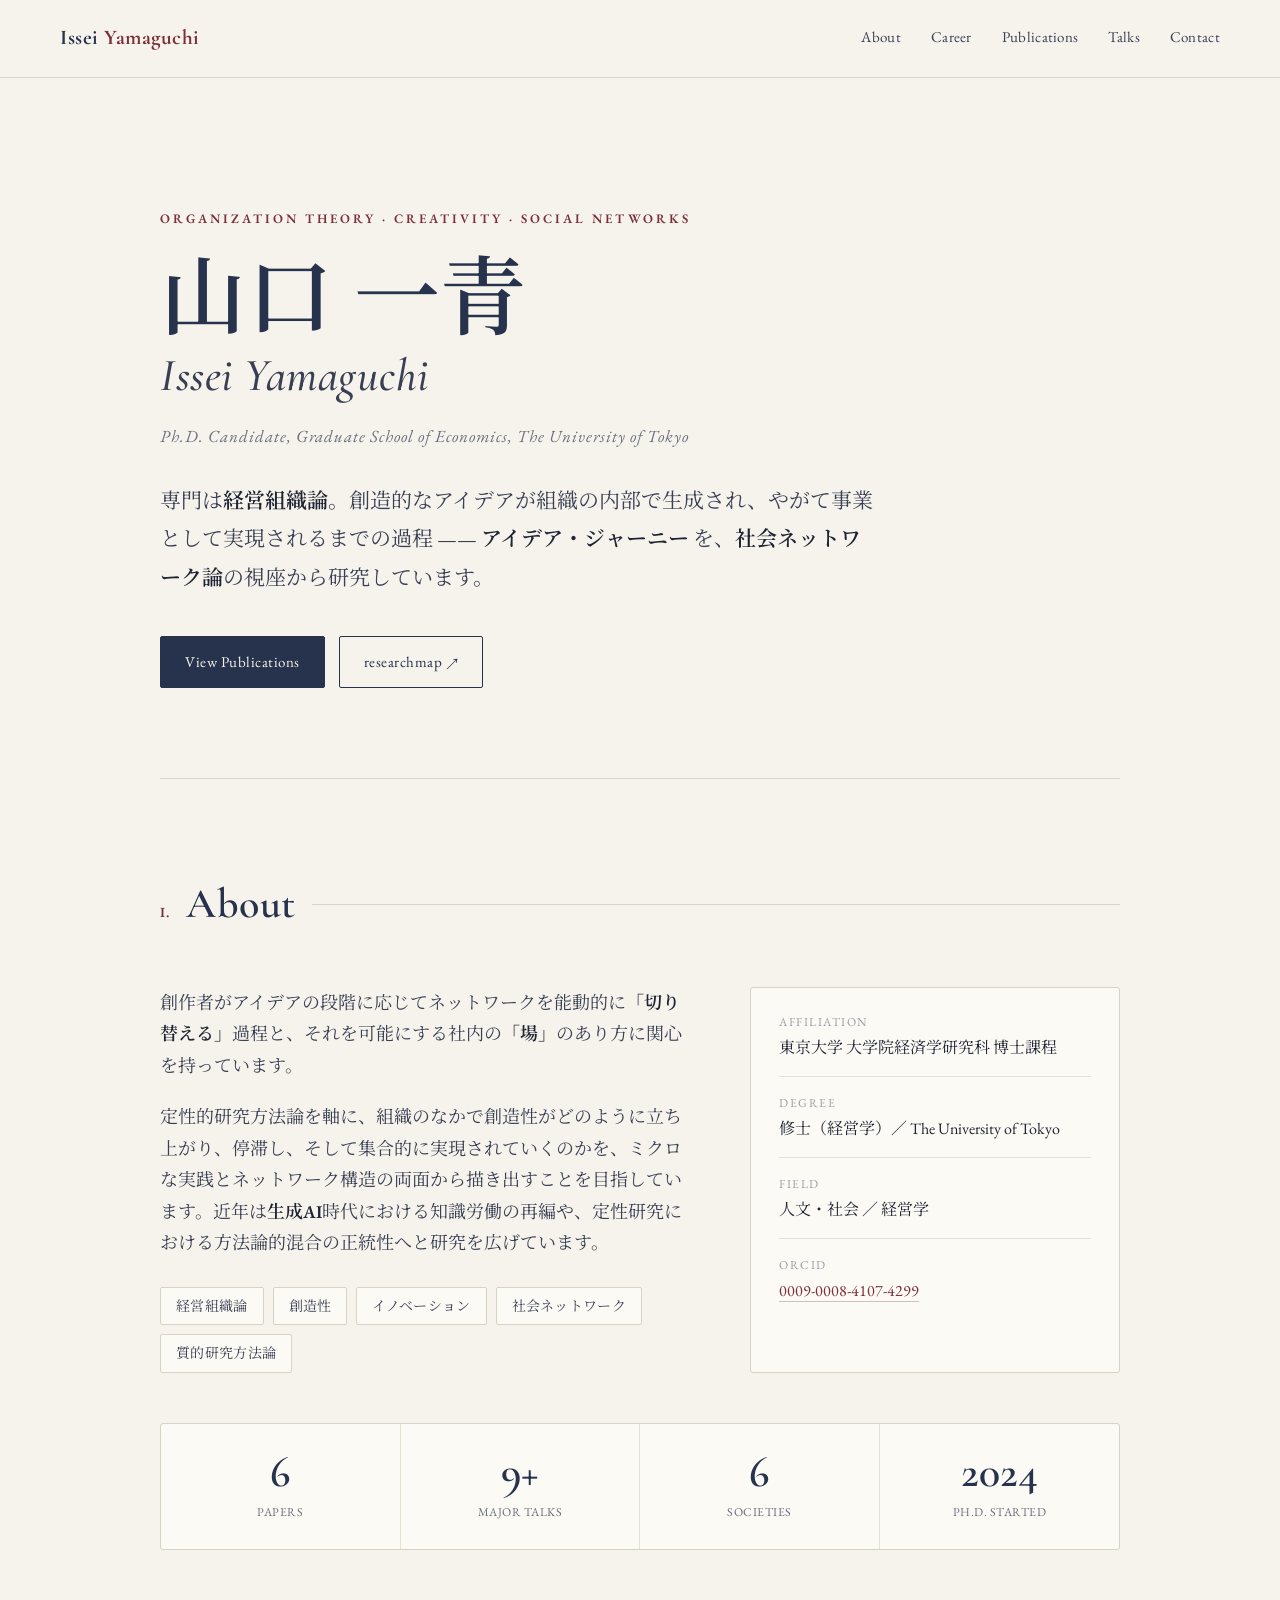
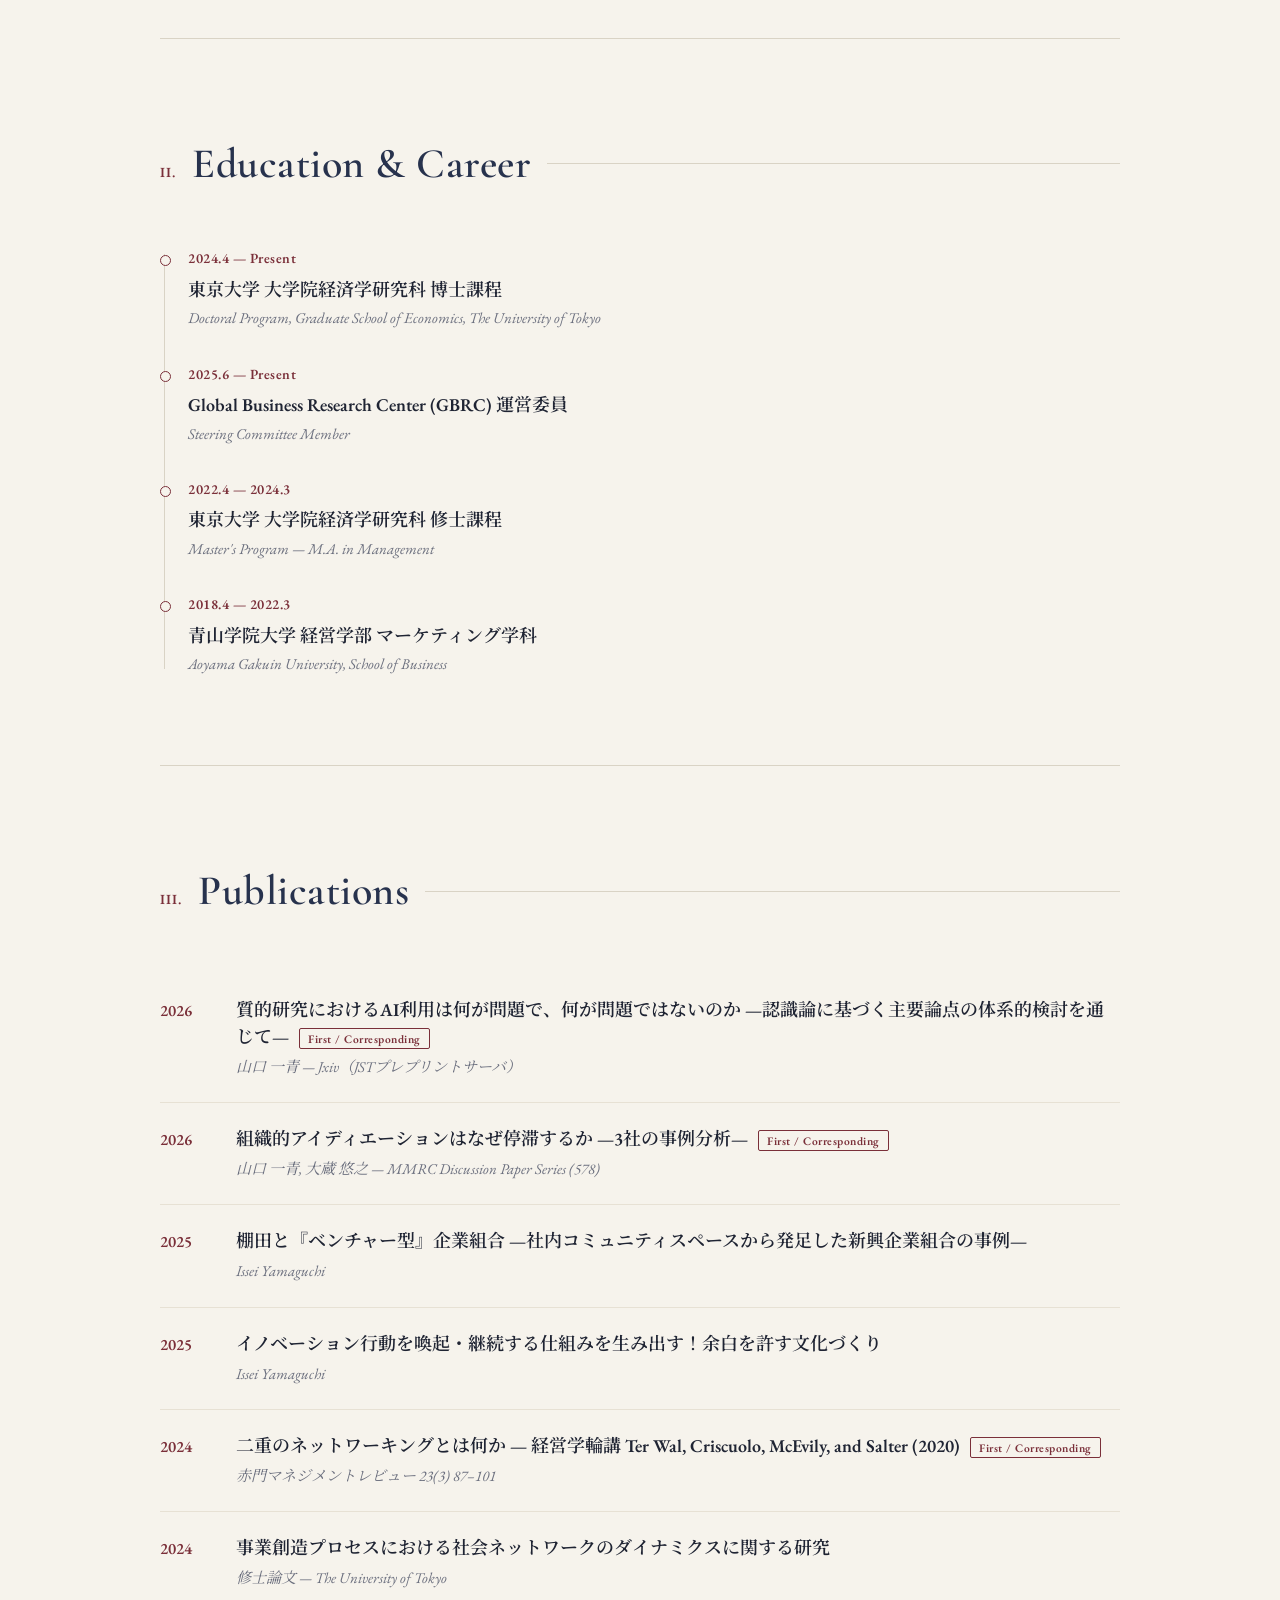
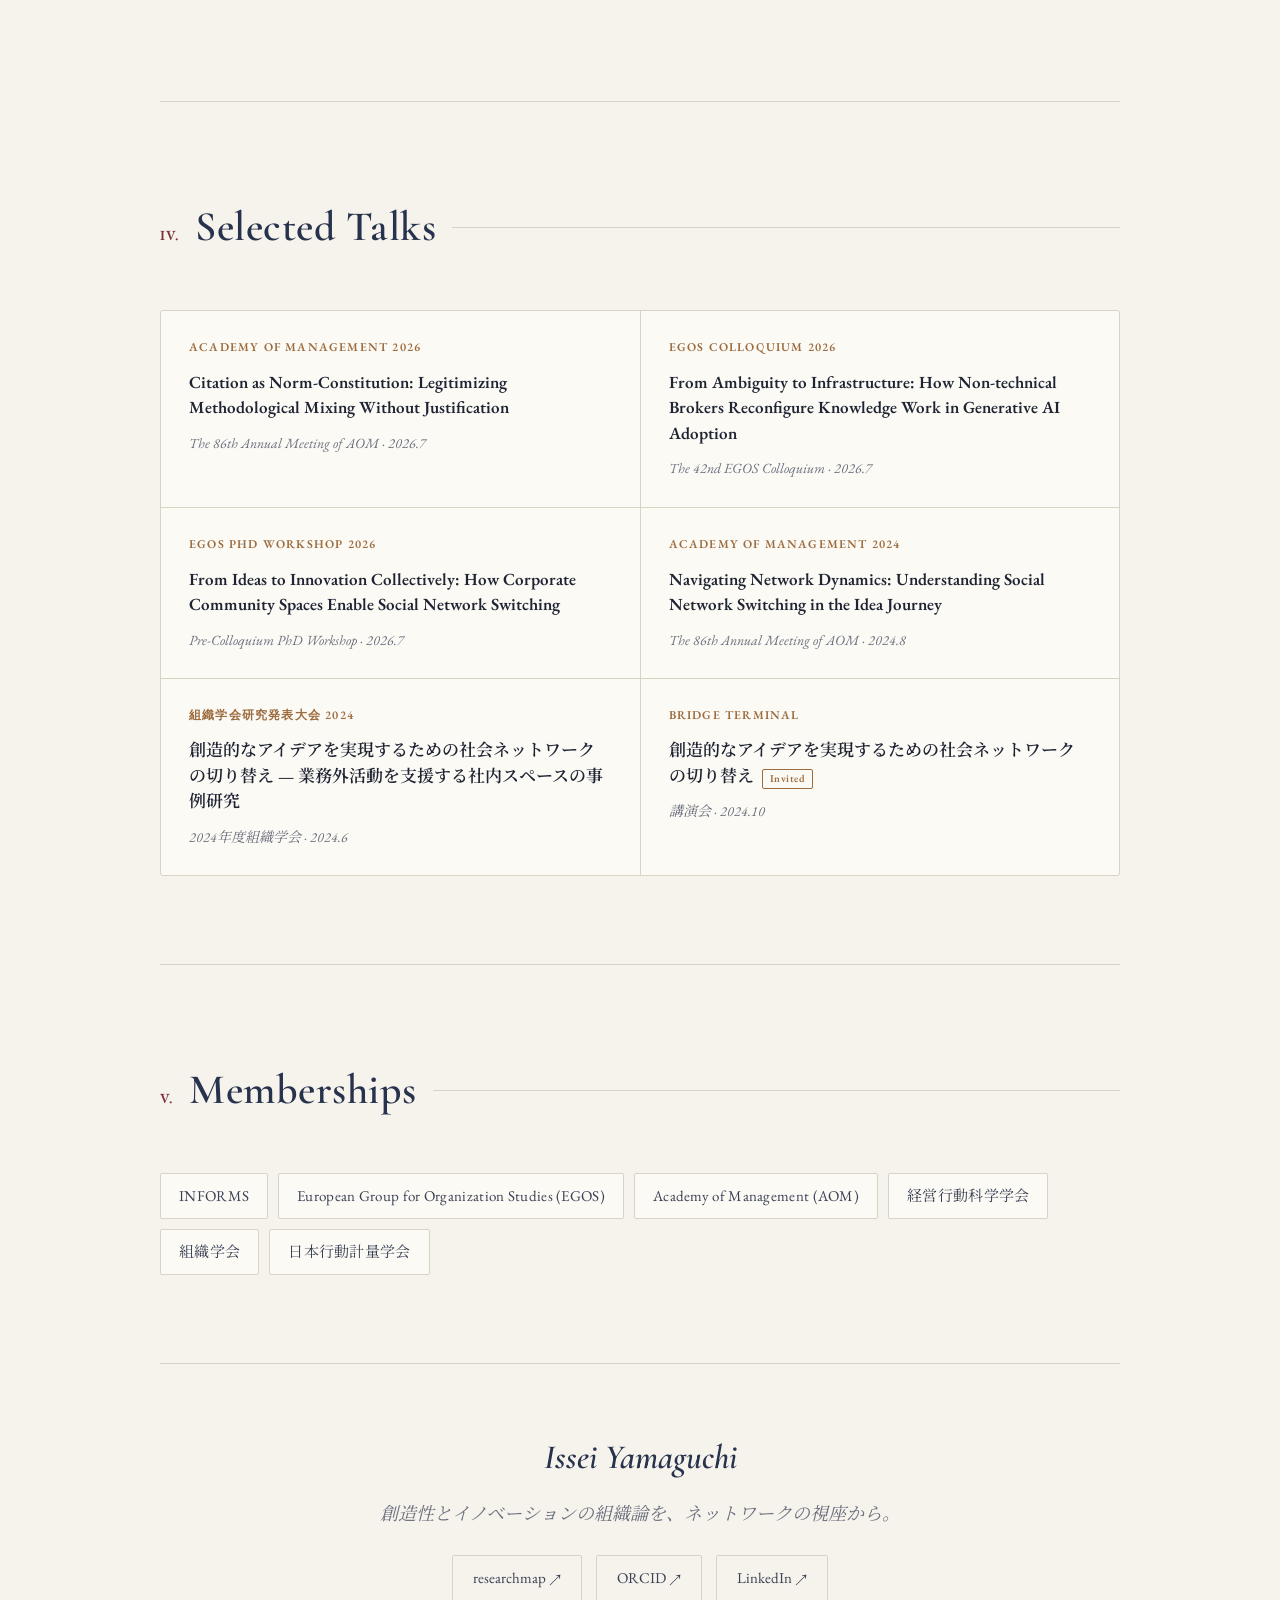
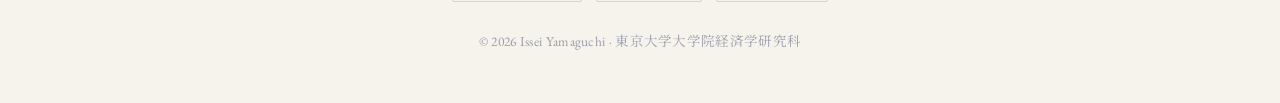
<file: index.html>
<!DOCTYPE html>
<html lang="ja">
<head>
<meta charset="UTF-8">
<meta name="viewport" content="width=device-width, initial-scale=1.0">
<title>山口 一青 | Issei Yamaguchi — Researcher</title>
<link rel="preconnect" href="https://fonts.googleapis.com">
<link rel="preconnect" href="https://fonts.gstatic.com" crossorigin>
<link href="https://fonts.googleapis.com/css2?family=Cormorant+Garamond:wght@500;600;700&family=EB+Garamond:ital,wght@0,400;0,500;0,600;1,400&family=Noto+Serif+JP:wght@400;500;600;700&display=swap" rel="stylesheet">
<style>
:root{
  --paper:#f6f3ec; --paper2:#efebe1; --card:#fcfaf5;
  --ink:#1f2433; --ink2:#3a4054; --muted:#6b6f7e; --faint:#9a9caa;
  --line:#d9d3c5; --line2:#e7e1d4;
  --navy:#27324d; --accent:#7a2f39; --accent2:#9c6b3e;
}
*{margin:0;padding:0;box-sizing:border-box}
html{scroll-behavior:smooth}
body{
  background:var(--paper); color:var(--ink);
  font-family:'EB Garamond','Noto Serif JP',Georgia,serif;
  font-size:18px; line-height:1.75; -webkit-font-smoothing:antialiased;
}
a{color:inherit;text-decoration:none}
::selection{background:rgba(122,47,57,.15)}
.serif{font-family:'Cormorant Garamond','Noto Serif JP',serif}
nav{position:sticky;top:0;z-index:100;
  display:flex;justify-content:space-between;align-items:center;
  padding:20px clamp(20px,5vw,60px);
  background:rgba(246,243,236,.88);backdrop-filter:blur(8px);
  border-bottom:1px solid var(--line);}
.brand{font-family:'Cormorant Garamond',serif;font-weight:700;font-size:21px;letter-spacing:.5px;color:var(--navy)}
.brand span{color:var(--accent)}
.navlinks{display:flex;gap:30px;font-size:15px;letter-spacing:.3px}
.navlinks a{color:var(--ink2);transition:.2s;position:relative;padding-bottom:3px}
.navlinks a:hover{color:var(--accent)}
.navlinks a::after{content:'';position:absolute;left:0;bottom:0;width:0;height:1px;background:var(--accent);transition:.25s}
.navlinks a:hover::after{width:100%}
@media(max-width:760px){.navlinks{display:none}}
.wrap{max-width:1080px;margin:0 auto;padding:0 clamp(20px,5vw,60px)}
header{padding:clamp(70px,11vw,130px) 0 clamp(50px,8vw,90px);border-bottom:1px solid var(--line)}
.eyebrow{font-size:13px;letter-spacing:3px;text-transform:uppercase;color:var(--accent);font-family:'EB Garamond',serif;margin-bottom:26px;font-weight:600}
h1.name{font-family:'Cormorant Garamond','Noto Serif JP',serif;font-weight:600;
  font-size:clamp(44px,8vw,86px);line-height:1.04;color:var(--navy);letter-spacing:.5px;margin-bottom:6px}
.name .en{display:block;font-style:italic;font-size:clamp(26px,4.5vw,46px);color:var(--ink2);font-weight:500;margin-top:6px}
.role{font-size:17px;color:var(--muted);letter-spacing:1px;margin:22px 0 30px;font-style:italic}
.lead{font-size:clamp(18px,2.2vw,21px);color:var(--ink2);max-width:720px;line-height:1.85}
.lead b{color:var(--ink);font-weight:600}
.cta{display:flex;gap:14px;flex-wrap:wrap;margin-top:38px}
.btn{display:inline-flex;align-items:center;gap:8px;padding:12px 24px;font-size:15px;letter-spacing:.5px;transition:.22s;border:1px solid var(--navy);border-radius:2px}
.btn-p{background:var(--navy);color:var(--paper)}
.btn-p:hover{background:var(--accent);border-color:var(--accent)}
.btn-g{color:var(--navy)}
.btn-g:hover{background:var(--navy);color:var(--paper)}
section{padding:clamp(56px,8vw,88px) 0;border-bottom:1px solid var(--line)}
.sec-head{display:flex;align-items:baseline;gap:16px;margin-bottom:46px}
.sec-num{font-size:14px;color:var(--accent);font-weight:600;letter-spacing:1px;font-variant-numeric:tabular-nums}
.sec-title{font-family:'Cormorant Garamond','Noto Serif JP',serif;font-size:clamp(28px,4.5vw,42px);font-weight:600;color:var(--navy);letter-spacing:.5px}
.sec-line{flex:1;height:1px;background:var(--line);align-self:center}
.about-grid{display:grid;grid-template-columns:1.45fr 1fr;gap:54px}
@media(max-width:860px){.about-grid{grid-template-columns:1fr;gap:36px}}
.about-txt p{color:var(--ink2);margin-bottom:20px}
.about-txt p b{color:var(--ink);font-weight:600}
.kw{display:flex;flex-wrap:wrap;gap:9px;margin-top:28px}
.kw span{font-size:14px;padding:6px 15px;border:1px solid var(--line);border-radius:2px;color:var(--ink2);background:var(--card);letter-spacing:.3px}
.info-card{background:var(--card);border:1px solid var(--line);border-radius:3px;padding:8px 28px}
.info-row{padding:16px 0;border-bottom:1px solid var(--line2)}
.info-row:last-child{border:none}
.info-row .k{font-size:12px;letter-spacing:1.5px;text-transform:uppercase;color:var(--faint);font-family:'EB Garamond',serif;margin-bottom:3px}
.info-row .v{font-size:16px;color:var(--ink);line-height:1.5}
.info-row .v a{color:var(--accent);border-bottom:1px solid rgba(122,47,57,.3)}
.stats{display:grid;grid-template-columns:repeat(4,1fr);gap:0;margin-top:50px;border:1px solid var(--line);border-radius:3px;overflow:hidden;background:var(--card)}
@media(max-width:760px){.stats{grid-template-columns:repeat(2,1fr)}}
.stat{padding:26px 24px;border-right:1px solid var(--line2);text-align:center}
.stat:last-child{border-right:none}
@media(max-width:760px){.stat:nth-child(2){border-right:none}.stat:nth-child(1),.stat:nth-child(2){border-bottom:1px solid var(--line2)}}
.stat .n{font-family:'Cormorant Garamond',serif;font-size:44px;font-weight:600;color:var(--navy);line-height:1}
.stat .l{font-size:12px;color:var(--muted);margin-top:8px;letter-spacing:.5px;text-transform:uppercase}
.tl{position:relative;padding-left:28px}
.tl::before{content:'';position:absolute;left:4px;top:8px;bottom:8px;width:1px;background:var(--line)}
.tl-item{position:relative;padding-bottom:30px}
.tl-item:last-child{padding-bottom:0}
.tl-item::before{content:'';position:absolute;left:-28px;top:9px;width:9px;height:9px;border-radius:50%;background:var(--paper);border:1.5px solid var(--accent)}
.tl-item .yr{font-size:14px;color:var(--accent);font-weight:600;letter-spacing:.5px;margin-bottom:3px;font-variant-numeric:tabular-nums}
.tl-item .ti{font-size:18px;font-weight:600;color:var(--ink)}
.tl-item .su{font-size:15px;color:var(--muted);font-style:italic}
.pub-list{display:flex;flex-direction:column}
.pub{display:flex;gap:26px;align-items:baseline;padding:22px 0;border-bottom:1px solid var(--line2);transition:.2s}
.pub:last-child{border-bottom:none}
.pub:hover{padding-left:8px}
.pub .yr{font-size:16px;font-weight:600;color:var(--accent);min-width:50px;font-variant-numeric:tabular-nums}
.pub .body .ti{font-size:18px;font-weight:600;color:var(--ink);line-height:1.5;margin-bottom:4px}
.pub .body .meta{font-size:15px;color:var(--muted);font-style:italic}
.pub .tag{font-size:11.5px;padding:2px 8px;border:1px solid var(--accent);color:var(--accent);border-radius:2px;font-weight:600;letter-spacing:.5px;margin-left:10px;font-style:normal;white-space:nowrap}
.talk-grid{display:grid;grid-template-columns:repeat(2,1fr);gap:1px;background:var(--line);border:1px solid var(--line);border-radius:3px;overflow:hidden}
@media(max-width:760px){.talk-grid{grid-template-columns:1fr}}
.talk{background:var(--card);padding:26px 28px;transition:.22s}
.talk:hover{background:var(--paper2)}
.talk .venue{font-size:12px;letter-spacing:1.2px;text-transform:uppercase;color:var(--accent2);font-weight:600;margin-bottom:12px;font-family:'EB Garamond',serif}
.talk .ti{font-size:17px;font-weight:600;color:var(--ink);margin-bottom:10px;line-height:1.5}
.talk .yr{font-size:14px;color:var(--muted);font-style:italic}
.talk .inv{display:inline-block;font-size:10.5px;padding:1px 7px;border:1px solid var(--accent2);color:var(--accent2);border-radius:2px;font-weight:600;margin-left:8px;letter-spacing:.5px;font-style:normal}
.aff{display:flex;flex-wrap:wrap;gap:10px}
.aff span{font-size:15px;padding:9px 18px;border:1px solid var(--line);border-radius:2px;background:var(--card);color:var(--ink2);transition:.2s;letter-spacing:.3px}
.aff span:hover{border-color:var(--navy);color:var(--navy)}
footer{padding:64px 0 50px;text-align:center}
footer .fname{font-family:'Cormorant Garamond',serif;font-size:34px;font-weight:600;color:var(--navy);font-style:italic;margin-bottom:10px}
footer .ftag{color:var(--muted);font-style:italic;margin-bottom:26px}
.fsocial{display:flex;gap:14px;justify-content:center;margin-bottom:28px;flex-wrap:wrap}
.fsocial a{font-size:15px;color:var(--ink2);transition:.2s;border:1px solid var(--line);padding:9px 20px;border-radius:2px}
.fsocial a:hover{border-color:var(--accent);color:var(--accent)}
footer .copy{font-size:13.5px;color:var(--faint);letter-spacing:.3px}
.reveal{opacity:0;transform:translateY(18px);transition:.7s cubic-bezier(.2,.7,.2,1)}
.reveal.in{opacity:1;transform:none}
@media(prefers-reduced-motion:reduce){.reveal{opacity:1;transform:none;transition:none}}
</style>
</head>
<body>
<nav>
  <div class="brand">Issei <span>Yamaguchi</span></div>
  <div class="navlinks">
    <a href="#about">About</a>
    <a href="#research">Career</a>
    <a href="#publications">Publications</a>
    <a href="#talks">Talks</a>
    <a href="#contact">Contact</a>
  </div>
</nav>
<div class="wrap">
<header>
  <div class="eyebrow reveal">Organization Theory · Creativity · Social Networks</div>
  <h1 class="name reveal">山口 一青<span class="en">Issei Yamaguchi</span></h1>
  <div class="role reveal">Ph.D. Candidate, Graduate School of Economics, The University of Tokyo</div>
  <p class="lead reveal">専門は<b>経営組織論</b>。創造的なアイデアが組織の内部で生成され、やがて事業として実現されるまでの過程 —— <b>アイデア・ジャーニー</b> を、<b>社会ネットワーク論</b>の視座から研究しています。</p>
  <div class="cta reveal">
    <a class="btn btn-p" href="#publications">View Publications</a>
    <a class="btn btn-g" href="https://researchmap.jp/issei_yamaguchi" target="_blank">researchmap ↗</a>
  </div>
</header>
<section id="about">
  <div class="sec-head"><span class="sec-num">I.</span><h2 class="sec-title">About</h2><div class="sec-line"></div></div>
  <div class="about-grid">
    <div class="about-txt reveal">
      <p>創作者がアイデアの段階に応じてネットワークを能動的に<b>「切り替える」</b>過程と、それを可能にする社内の<b>「場」</b>のあり方に関心を持っています。</p>
      <p>定性的研究方法論を軸に、組織のなかで創造性がどのように立ち上がり、停滞し、そして集合的に実現されていくのかを、ミクロな実践とネットワーク構造の両面から描き出すことを目指しています。近年は<b>生成AI</b>時代における知識労働の再編や、定性研究における方法論的混合の正統性へと研究を広げています。</p>
      <div class="kw">
        <span>経営組織論</span><span>創造性</span><span>イノベーション</span><span>社会ネットワーク</span><span>質的研究方法論</span>
      </div>
    </div>
    <div class="info-card reveal">
      <div class="info-row"><div class="k">Affiliation</div><div class="v">東京大学 大学院経済学研究科 博士課程</div></div>
      <div class="info-row"><div class="k">Degree</div><div class="v">修士（経営学）／ The University of Tokyo</div></div>
      <div class="info-row"><div class="k">Field</div><div class="v">人文・社会 ／ 経営学</div></div>
      <div class="info-row"><div class="k">ORCID</div><div class="v"><a href="https://orcid.org/0009-0008-4107-4299" target="_blank">0009-0008-4107-4299</a></div></div>
    </div>
  </div>
  <div class="stats reveal">
    <div class="stat"><div class="n">6</div><div class="l">Papers</div></div>
    <div class="stat"><div class="n">9+</div><div class="l">Major Talks</div></div>
    <div class="stat"><div class="n">6</div><div class="l">Societies</div></div>
    <div class="stat"><div class="n">2024</div><div class="l">Ph.D. Started</div></div>
  </div>
</section>
<section id="research">
  <div class="sec-head"><span class="sec-num">II.</span><h2 class="sec-title">Education &amp; Career</h2><div class="sec-line"></div></div>
  <div class="tl reveal">
    <div class="tl-item"><div class="yr">2024.4 — Present</div><div class="ti">東京大学 大学院経済学研究科 博士課程</div><div class="su">Doctoral Program, Graduate School of Economics, The University of Tokyo</div></div>
    <div class="tl-item"><div class="yr">2025.6 — Present</div><div class="ti">Global Business Research Center (GBRC) 運営委員</div><div class="su">Steering Committee Member</div></div>
    <div class="tl-item"><div class="yr">2022.4 — 2024.3</div><div class="ti">東京大学 大学院経済学研究科 修士課程</div><div class="su">Master's Program — M.A. in Management</div></div>
    <div class="tl-item"><div class="yr">2018.4 — 2022.3</div><div class="ti">青山学院大学 経営学部 マーケティング学科</div><div class="su">Aoyama Gakuin University, School of Business</div></div>
  </div>
</section>
<section id="publications">
  <div class="sec-head"><span class="sec-num">III.</span><h2 class="sec-title">Publications</h2><div class="sec-line"></div></div>
  <div class="pub-list">
    <div class="pub reveal"><div class="yr">2026</div><div class="body"><div class="ti">質的研究におけるAI利用は何が問題で、何が問題ではないのか —認識論に基づく主要論点の体系的検討を通じて—<span class="tag">First / Corresponding</span></div><div class="meta">山口 一青 — Jxiv（JSTプレプリントサーバ）</div></div></div>
    <div class="pub reveal"><div class="yr">2026</div><div class="body"><div class="ti">組織的アイディエーションはなぜ停滞するか —3社の事例分析—<span class="tag">First / Corresponding</span></div><div class="meta">山口 一青, 大蔵 悠之 — MMRC Discussion Paper Series (578)</div></div></div>
    <div class="pub reveal"><div class="yr">2025</div><div class="body"><div class="ti">棚田と『ベンチャー型』企業組合 —社内コミュニティスペースから発足した新興企業組合の事例—</div><div class="meta">Issei Yamaguchi</div></div></div>
    <div class="pub reveal"><div class="yr">2025</div><div class="body"><div class="ti">イノベーション行動を喚起・継続する仕組みを生み出す！余白を許す文化づくり</div><div class="meta">Issei Yamaguchi</div></div></div>
    <div class="pub reveal"><div class="yr">2024</div><div class="body"><div class="ti">二重のネットワーキングとは何か — 経営学輪講 Ter Wal, Criscuolo, McEvily, and Salter (2020)<span class="tag">First / Corresponding</span></div><div class="meta">赤門マネジメントレビュー 23(3) 87–101</div></div></div>
    <div class="pub reveal"><div class="yr">2024</div><div class="body"><div class="ti">事業創造プロセスにおける社会ネットワークのダイナミクスに関する研究</div><div class="meta">修士論文 — The University of Tokyo</div></div></div>
  </div>
</section>
<section id="talks">
  <div class="sec-head"><span class="sec-num">IV.</span><h2 class="sec-title">Selected Talks</h2><div class="sec-line"></div></div>
  <div class="talk-grid reveal">
    <div class="talk"><div class="venue">Academy of Management 2026</div><div class="ti">Citation as Norm-Constitution: Legitimizing Methodological Mixing Without Justification</div><div class="yr">The 86th Annual Meeting of AOM · 2026.7</div></div>
    <div class="talk"><div class="venue">EGOS Colloquium 2026</div><div class="ti">From Ambiguity to Infrastructure: How Non-technical Brokers Reconfigure Knowledge Work in Generative AI Adoption</div><div class="yr">The 42nd EGOS Colloquium · 2026.7</div></div>
    <div class="talk"><div class="venue">EGOS PhD Workshop 2026</div><div class="ti">From Ideas to Innovation Collectively: How Corporate Community Spaces Enable Social Network Switching</div><div class="yr">Pre-Colloquium PhD Workshop · 2026.7</div></div>
    <div class="talk"><div class="venue">Academy of Management 2024</div><div class="ti">Navigating Network Dynamics: Understanding Social Network Switching in the Idea Journey</div><div class="yr">The 86th Annual Meeting of AOM · 2024.8</div></div>
    <div class="talk"><div class="venue">組織学会研究発表大会 2024</div><div class="ti">創造的なアイデアを実現するための社会ネットワークの切り替え — 業務外活動を支援する社内スペースの事例研究</div><div class="yr">2024年度組織学会 · 2024.6</div></div>
    <div class="talk"><div class="venue">BRIDGE TERMINAL</div><div class="ti">創造的なアイデアを実現するための社会ネットワークの切り替え<span class="inv">Invited</span></div><div class="yr">講演会 · 2024.10</div></div>
  </div>
</section>
<section id="contact">
  <div class="sec-head"><span class="sec-num">V.</span><h2 class="sec-title">Memberships</h2><div class="sec-line"></div></div>
  <div class="aff reveal">
    <span>INFORMS</span><span>European Group for Organization Studies (EGOS)</span><span>Academy of Management (AOM)</span><span>経営行動科学学会</span><span>組織学会</span><span>日本行動計量学会</span>
  </div>
</section>
</div>
<footer>
  <div class="fname">Issei Yamaguchi</div>
  <p class="ftag">創造性とイノベーションの組織論を、ネットワークの視座から。</p>
  <div class="fsocial">
    <a href="https://researchmap.jp/issei_yamaguchi" target="_blank">researchmap ↗</a>
    <a href="https://orcid.org/0009-0008-4107-4299" target="_blank">ORCID ↗</a>
    <a href="http://linkedin.com/in/issei-yamaguchi-9753591b4" target="_blank">LinkedIn ↗</a>
  </div>
  <p class="copy">© 2026 Issei Yamaguchi · 東京大学大学院経済学研究科</p>
</footer>
<script>
(function(){
  var els = Array.prototype.slice.call(document.querySelectorAll('.reveal'));
  function showAll(){ els.forEach(function(e){ e.classList.add('in'); }); }
  if(!('IntersectionObserver' in window)){ showAll(); return; }
  var io = new IntersectionObserver(function(entries){
    entries.forEach(function(en){ if(en.isIntersecting){ en.target.classList.add('in'); io.unobserve(en.target); } });
  }, {threshold:0.08, rootMargin:'0px 0px -5% 0px'});
  els.forEach(function(e){ io.observe(e); });
  // Fallback: reveal anything already in the viewport on load
  window.addEventListener('load', function(){
    els.forEach(function(e){
      var r = e.getBoundingClientRect();
      if(r.top < window.innerHeight && r.bottom > 0){ e.classList.add('in'); }
    });
  });
})();
</script>
</body>
</html>
</file>
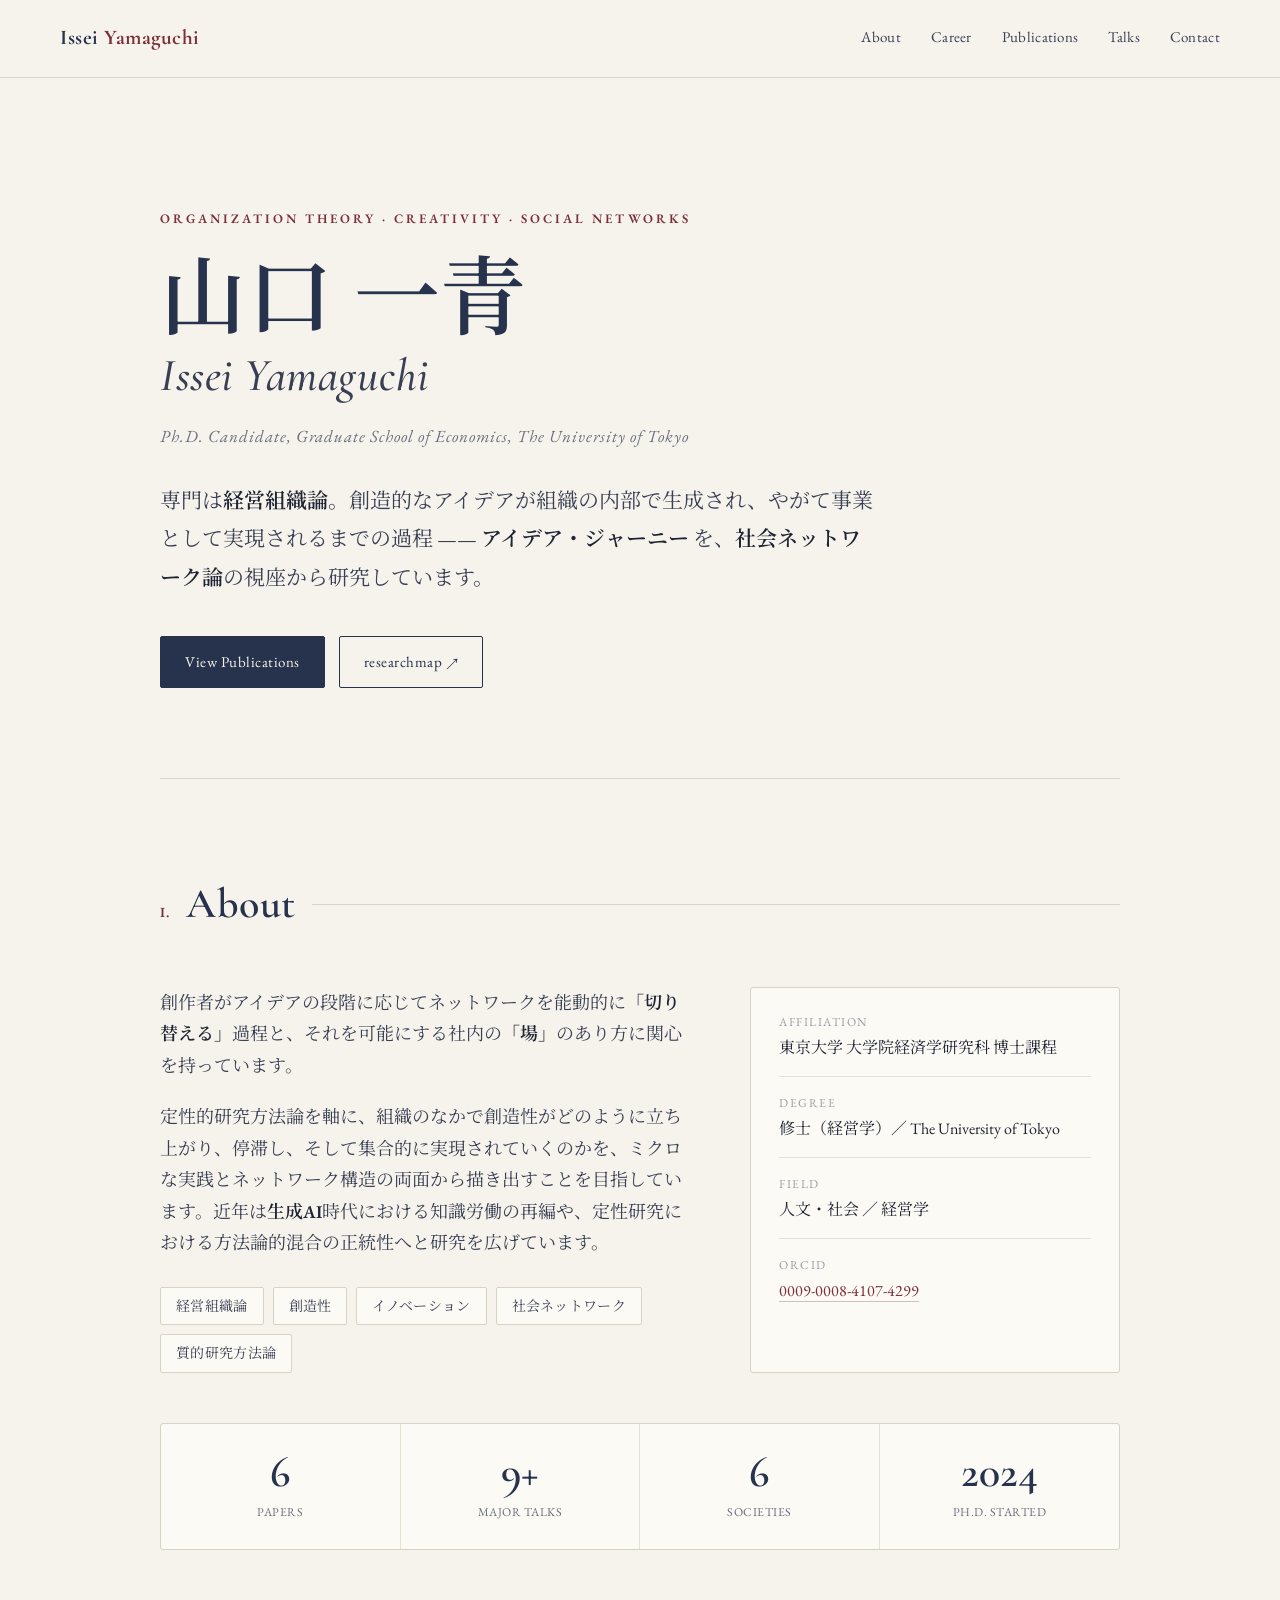
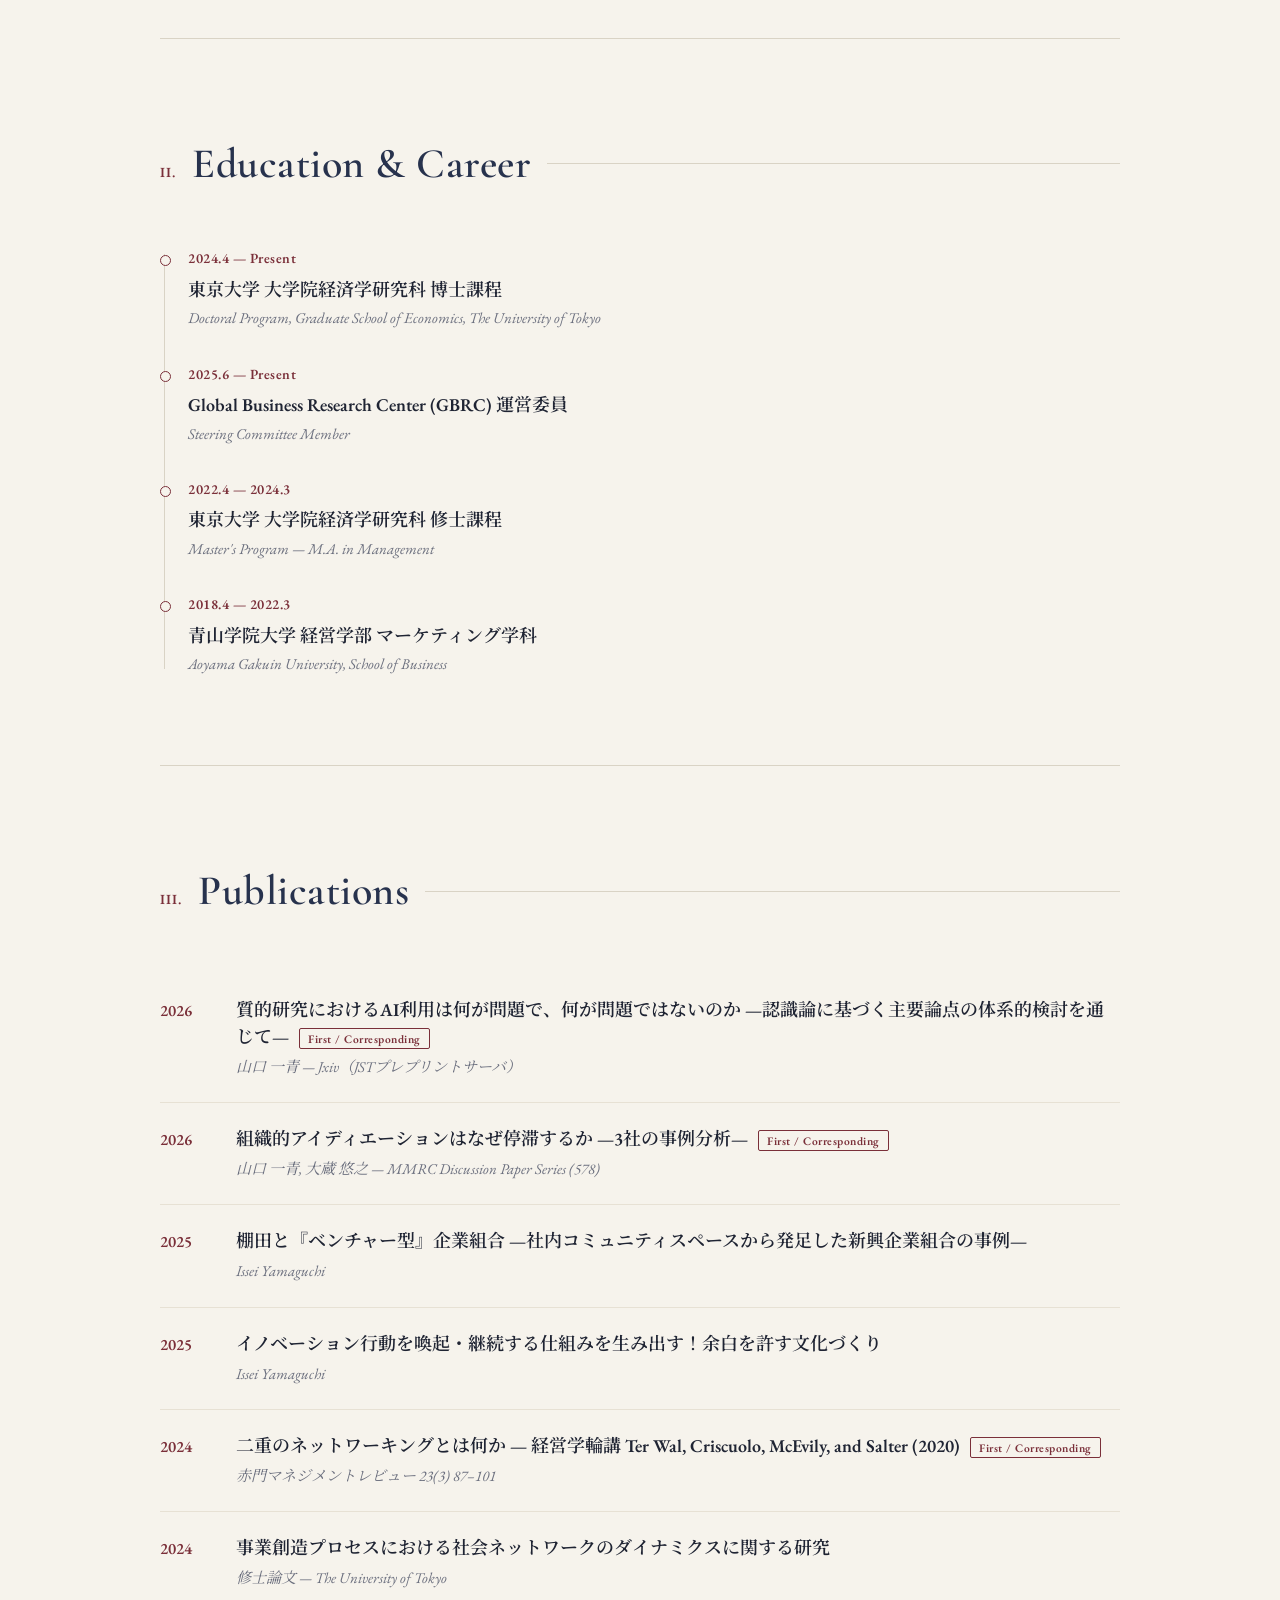
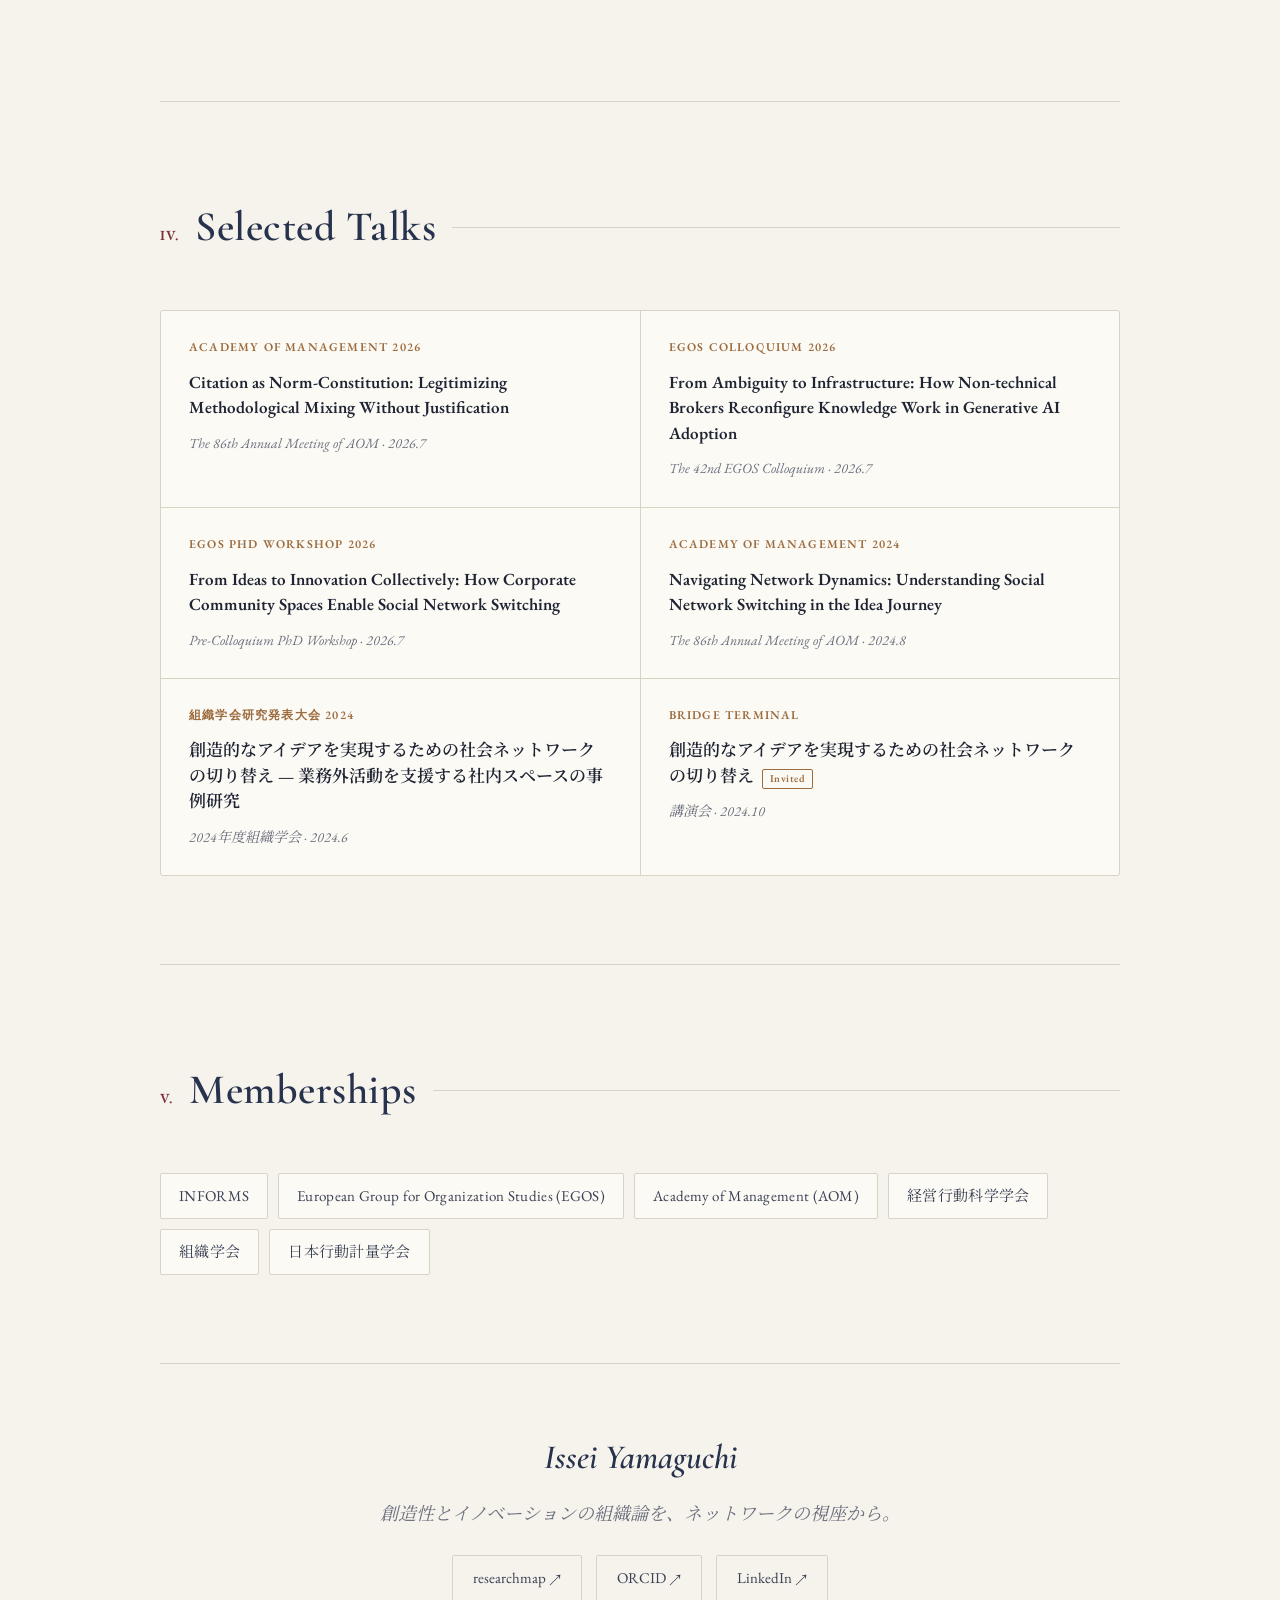
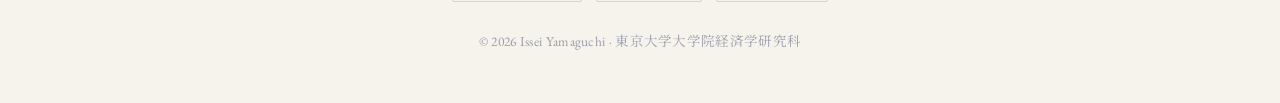
<file: research/index.html>
<!DOCTYPE html>
<html lang="ja">
<head>
<meta charset="UTF-8">
<meta name="viewport" content="width=device-width, initial-scale=1.0">
<title>山口 一青 | Issei Yamaguchi — Researcher</title>
<link rel="preconnect" href="https://fonts.googleapis.com">
<link rel="preconnect" href="https://fonts.gstatic.com" crossorigin>
<link href="https://fonts.googleapis.com/css2?family=Cormorant+Garamond:wght@500;600;700&family=EB+Garamond:ital,wght@0,400;0,500;0,600;1,400&family=Noto+Serif+JP:wght@400;500;600;700&display=swap" rel="stylesheet">
<style>
:root{
  --paper:#f6f3ec; --paper2:#efebe1; --card:#fcfaf5;
  --ink:#1f2433; --ink2:#3a4054; --muted:#6b6f7e; --faint:#9a9caa;
  --line:#d9d3c5; --line2:#e7e1d4;
  --navy:#27324d; --accent:#7a2f39; --accent2:#9c6b3e;
}
*{margin:0;padding:0;box-sizing:border-box}
html{scroll-behavior:smooth}
body{
  background:var(--paper); color:var(--ink);
  font-family:'EB Garamond','Noto Serif JP',Georgia,serif;
  font-size:18px; line-height:1.75; -webkit-font-smoothing:antialiased;
}
a{color:inherit;text-decoration:none}
::selection{background:rgba(122,47,57,.15)}
.serif{font-family:'Cormorant Garamond','Noto Serif JP',serif}
nav{position:sticky;top:0;z-index:100;
  display:flex;justify-content:space-between;align-items:center;
  padding:20px clamp(20px,5vw,60px);
  background:rgba(246,243,236,.88);backdrop-filter:blur(8px);
  border-bottom:1px solid var(--line);}
.brand{font-family:'Cormorant Garamond',serif;font-weight:700;font-size:21px;letter-spacing:.5px;color:var(--navy)}
.brand span{color:var(--accent)}
.navlinks{display:flex;gap:30px;font-size:15px;letter-spacing:.3px}
.navlinks a{color:var(--ink2);transition:.2s;position:relative;padding-bottom:3px}
.navlinks a:hover{color:var(--accent)}
.navlinks a::after{content:'';position:absolute;left:0;bottom:0;width:0;height:1px;background:var(--accent);transition:.25s}
.navlinks a:hover::after{width:100%}
@media(max-width:760px){.navlinks{display:none}}
.wrap{max-width:1080px;margin:0 auto;padding:0 clamp(20px,5vw,60px)}
header{padding:clamp(70px,11vw,130px) 0 clamp(50px,8vw,90px);border-bottom:1px solid var(--line)}
.eyebrow{font-size:13px;letter-spacing:3px;text-transform:uppercase;color:var(--accent);font-family:'EB Garamond',serif;margin-bottom:26px;font-weight:600}
h1.name{font-family:'Cormorant Garamond','Noto Serif JP',serif;font-weight:600;
  font-size:clamp(44px,8vw,86px);line-height:1.04;color:var(--navy);letter-spacing:.5px;margin-bottom:6px}
.name .en{display:block;font-style:italic;font-size:clamp(26px,4.5vw,46px);color:var(--ink2);font-weight:500;margin-top:6px}
.role{font-size:17px;color:var(--muted);letter-spacing:1px;margin:22px 0 30px;font-style:italic}
.lead{font-size:clamp(18px,2.2vw,21px);color:var(--ink2);max-width:720px;line-height:1.85}
.lead b{color:var(--ink);font-weight:600}
.cta{display:flex;gap:14px;flex-wrap:wrap;margin-top:38px}
.btn{display:inline-flex;align-items:center;gap:8px;padding:12px 24px;font-size:15px;letter-spacing:.5px;transition:.22s;border:1px solid var(--navy);border-radius:2px}
.btn-p{background:var(--navy);color:var(--paper)}
.btn-p:hover{background:var(--accent);border-color:var(--accent)}
.btn-g{color:var(--navy)}
.btn-g:hover{background:var(--navy);color:var(--paper)}
section{padding:clamp(56px,8vw,88px) 0;border-bottom:1px solid var(--line)}
.sec-head{display:flex;align-items:baseline;gap:16px;margin-bottom:46px}
.sec-num{font-size:14px;color:var(--accent);font-weight:600;letter-spacing:1px;font-variant-numeric:tabular-nums}
.sec-title{font-family:'Cormorant Garamond','Noto Serif JP',serif;font-size:clamp(28px,4.5vw,42px);font-weight:600;color:var(--navy);letter-spacing:.5px}
.sec-line{flex:1;height:1px;background:var(--line);align-self:center}
.about-grid{display:grid;grid-template-columns:1.45fr 1fr;gap:54px}
@media(max-width:860px){.about-grid{grid-template-columns:1fr;gap:36px}}
.about-txt p{color:var(--ink2);margin-bottom:20px}
.about-txt p b{color:var(--ink);font-weight:600}
.kw{display:flex;flex-wrap:wrap;gap:9px;margin-top:28px}
.kw span{font-size:14px;padding:6px 15px;border:1px solid var(--line);border-radius:2px;color:var(--ink2);background:var(--card);letter-spacing:.3px}
.info-card{background:var(--card);border:1px solid var(--line);border-radius:3px;padding:8px 28px}
.info-row{padding:16px 0;border-bottom:1px solid var(--line2)}
.info-row:last-child{border:none}
.info-row .k{font-size:12px;letter-spacing:1.5px;text-transform:uppercase;color:var(--faint);font-family:'EB Garamond',serif;margin-bottom:3px}
.info-row .v{font-size:16px;color:var(--ink);line-height:1.5}
.info-row .v a{color:var(--accent);border-bottom:1px solid rgba(122,47,57,.3)}
.stats{display:grid;grid-template-columns:repeat(4,1fr);gap:0;margin-top:50px;border:1px solid var(--line);border-radius:3px;overflow:hidden;background:var(--card)}
@media(max-width:760px){.stats{grid-template-columns:repeat(2,1fr)}}
.stat{padding:26px 24px;border-right:1px solid var(--line2);text-align:center}
.stat:last-child{border-right:none}
@media(max-width:760px){.stat:nth-child(2){border-right:none}.stat:nth-child(1),.stat:nth-child(2){border-bottom:1px solid var(--line2)}}
.stat .n{font-family:'Cormorant Garamond',serif;font-size:44px;font-weight:600;color:var(--navy);line-height:1}
.stat .l{font-size:12px;color:var(--muted);margin-top:8px;letter-spacing:.5px;text-transform:uppercase}
.tl{position:relative;padding-left:28px}
.tl::before{content:'';position:absolute;left:4px;top:8px;bottom:8px;width:1px;background:var(--line)}
.tl-item{position:relative;padding-bottom:30px}
.tl-item:last-child{padding-bottom:0}
.tl-item::before{content:'';position:absolute;left:-28px;top:9px;width:9px;height:9px;border-radius:50%;background:var(--paper);border:1.5px solid var(--accent)}
.tl-item .yr{font-size:14px;color:var(--accent);font-weight:600;letter-spacing:.5px;margin-bottom:3px;font-variant-numeric:tabular-nums}
.tl-item .ti{font-size:18px;font-weight:600;color:var(--ink)}
.tl-item .su{font-size:15px;color:var(--muted);font-style:italic}
.pub-list{display:flex;flex-direction:column}
.pub{display:flex;gap:26px;align-items:baseline;padding:22px 0;border-bottom:1px solid var(--line2);transition:.2s}
.pub:last-child{border-bottom:none}
.pub:hover{padding-left:8px}
.pub .yr{font-size:16px;font-weight:600;color:var(--accent);min-width:50px;font-variant-numeric:tabular-nums}
.pub .body .ti{font-size:18px;font-weight:600;color:var(--ink);line-height:1.5;margin-bottom:4px}
.pub .body .meta{font-size:15px;color:var(--muted);font-style:italic}
.pub .tag{font-size:11.5px;padding:2px 8px;border:1px solid var(--accent);color:var(--accent);border-radius:2px;font-weight:600;letter-spacing:.5px;margin-left:10px;font-style:normal;white-space:nowrap}
.talk-grid{display:grid;grid-template-columns:repeat(2,1fr);gap:1px;background:var(--line);border:1px solid var(--line);border-radius:3px;overflow:hidden}
@media(max-width:760px){.talk-grid{grid-template-columns:1fr}}
.talk{background:var(--card);padding:26px 28px;transition:.22s}
.talk:hover{background:var(--paper2)}
.talk .venue{font-size:12px;letter-spacing:1.2px;text-transform:uppercase;color:var(--accent2);font-weight:600;margin-bottom:12px;font-family:'EB Garamond',serif}
.talk .ti{font-size:17px;font-weight:600;color:var(--ink);margin-bottom:10px;line-height:1.5}
.talk .yr{font-size:14px;color:var(--muted);font-style:italic}
.talk .inv{display:inline-block;font-size:10.5px;padding:1px 7px;border:1px solid var(--accent2);color:var(--accent2);border-radius:2px;font-weight:600;margin-left:8px;letter-spacing:.5px;font-style:normal}
.aff{display:flex;flex-wrap:wrap;gap:10px}
.aff span{font-size:15px;padding:9px 18px;border:1px solid var(--line);border-radius:2px;background:var(--card);color:var(--ink2);transition:.2s;letter-spacing:.3px}
.aff span:hover{border-color:var(--navy);color:var(--navy)}
footer{padding:64px 0 50px;text-align:center}
footer .fname{font-family:'Cormorant Garamond',serif;font-size:34px;font-weight:600;color:var(--navy);font-style:italic;margin-bottom:10px}
footer .ftag{color:var(--muted);font-style:italic;margin-bottom:26px}
.fsocial{display:flex;gap:14px;justify-content:center;margin-bottom:28px;flex-wrap:wrap}
.fsocial a{font-size:15px;color:var(--ink2);transition:.2s;border:1px solid var(--line);padding:9px 20px;border-radius:2px}
.fsocial a:hover{border-color:var(--accent);color:var(--accent)}
footer .copy{font-size:13.5px;color:var(--faint);letter-spacing:.3px}
.reveal{opacity:0;transform:translateY(18px);transition:.7s cubic-bezier(.2,.7,.2,1)}
.reveal.in{opacity:1;transform:none}
@media(prefers-reduced-motion:reduce){.reveal{opacity:1;transform:none;transition:none}}
</style>
</head>
<body>
<nav>
  <div class="brand">Issei <span>Yamaguchi</span></div>
  <div class="navlinks">
    <a href="#about">About</a>
    <a href="#research">Career</a>
    <a href="#publications">Publications</a>
    <a href="#talks">Talks</a>
    <a href="#contact">Contact</a>
  </div>
</nav>
<div class="wrap">
<header>
  <div class="eyebrow reveal">Organization Theory · Creativity · Social Networks</div>
  <h1 class="name reveal">山口 一青<span class="en">Issei Yamaguchi</span></h1>
  <div class="role reveal">Ph.D. Candidate, Graduate School of Economics, The University of Tokyo</div>
  <p class="lead reveal">専門は<b>経営組織論</b>。創造的なアイデアが組織の内部で生成され、やがて事業として実現されるまでの過程 —— <b>アイデア・ジャーニー</b> を、<b>社会ネットワーク論</b>の視座から研究しています。</p>
  <div class="cta reveal">
    <a class="btn btn-p" href="#publications">View Publications</a>
    <a class="btn btn-g" href="https://researchmap.jp/issei_yamaguchi" target="_blank">researchmap ↗</a>
  </div>
</header>
<section id="about">
  <div class="sec-head"><span class="sec-num">I.</span><h2 class="sec-title">About</h2><div class="sec-line"></div></div>
  <div class="about-grid">
    <div class="about-txt reveal">
      <p>創作者がアイデアの段階に応じてネットワークを能動的に<b>「切り替える」</b>過程と、それを可能にする社内の<b>「場」</b>のあり方に関心を持っています。</p>
      <p>定性的研究方法論を軸に、組織のなかで創造性がどのように立ち上がり、停滞し、そして集合的に実現されていくのかを、ミクロな実践とネットワーク構造の両面から描き出すことを目指しています。近年は<b>生成AI</b>時代における知識労働の再編や、定性研究における方法論的混合の正統性へと研究を広げています。</p>
      <div class="kw">
        <span>経営組織論</span><span>創造性</span><span>イノベーション</span><span>社会ネットワーク</span><span>質的研究方法論</span>
      </div>
    </div>
    <div class="info-card reveal">
      <div class="info-row"><div class="k">Affiliation</div><div class="v">東京大学 大学院経済学研究科 博士課程</div></div>
      <div class="info-row"><div class="k">Degree</div><div class="v">修士（経営学）／ The University of Tokyo</div></div>
      <div class="info-row"><div class="k">Field</div><div class="v">人文・社会 ／ 経営学</div></div>
      <div class="info-row"><div class="k">ORCID</div><div class="v"><a href="https://orcid.org/0009-0008-4107-4299" target="_blank">0009-0008-4107-4299</a></div></div>
    </div>
  </div>
  <div class="stats reveal">
    <div class="stat"><div class="n">6</div><div class="l">Papers</div></div>
    <div class="stat"><div class="n">9+</div><div class="l">Major Talks</div></div>
    <div class="stat"><div class="n">6</div><div class="l">Societies</div></div>
    <div class="stat"><div class="n">2024</div><div class="l">Ph.D. Started</div></div>
  </div>
</section>
<section id="research">
  <div class="sec-head"><span class="sec-num">II.</span><h2 class="sec-title">Education &amp; Career</h2><div class="sec-line"></div></div>
  <div class="tl reveal">
    <div class="tl-item"><div class="yr">2024.4 — Present</div><div class="ti">東京大学 大学院経済学研究科 博士課程</div><div class="su">Doctoral Program, Graduate School of Economics, The University of Tokyo</div></div>
    <div class="tl-item"><div class="yr">2025.6 — Present</div><div class="ti">Global Business Research Center (GBRC) 運営委員</div><div class="su">Steering Committee Member</div></div>
    <div class="tl-item"><div class="yr">2022.4 — 2024.3</div><div class="ti">東京大学 大学院経済学研究科 修士課程</div><div class="su">Master's Program — M.A. in Management</div></div>
    <div class="tl-item"><div class="yr">2018.4 — 2022.3</div><div class="ti">青山学院大学 経営学部 マーケティング学科</div><div class="su">Aoyama Gakuin University, School of Business</div></div>
  </div>
</section>
<section id="publications">
  <div class="sec-head"><span class="sec-num">III.</span><h2 class="sec-title">Publications</h2><div class="sec-line"></div></div>
  <div class="pub-list">
    <div class="pub reveal"><div class="yr">2026</div><div class="body"><div class="ti">質的研究におけるAI利用は何が問題で、何が問題ではないのか —認識論に基づく主要論点の体系的検討を通じて—<span class="tag">First / Corresponding</span></div><div class="meta">山口 一青 — Jxiv（JSTプレプリントサーバ）</div></div></div>
    <div class="pub reveal"><div class="yr">2026</div><div class="body"><div class="ti">組織的アイディエーションはなぜ停滞するか —3社の事例分析—<span class="tag">First / Corresponding</span></div><div class="meta">山口 一青, 大蔵 悠之 — MMRC Discussion Paper Series (578)</div></div></div>
    <div class="pub reveal"><div class="yr">2025</div><div class="body"><div class="ti">棚田と『ベンチャー型』企業組合 —社内コミュニティスペースから発足した新興企業組合の事例—</div><div class="meta">Issei Yamaguchi</div></div></div>
    <div class="pub reveal"><div class="yr">2025</div><div class="body"><div class="ti">イノベーション行動を喚起・継続する仕組みを生み出す！余白を許す文化づくり</div><div class="meta">Issei Yamaguchi</div></div></div>
    <div class="pub reveal"><div class="yr">2024</div><div class="body"><div class="ti">二重のネットワーキングとは何か — 経営学輪講 Ter Wal, Criscuolo, McEvily, and Salter (2020)<span class="tag">First / Corresponding</span></div><div class="meta">赤門マネジメントレビュー 23(3) 87–101</div></div></div>
    <div class="pub reveal"><div class="yr">2024</div><div class="body"><div class="ti">事業創造プロセスにおける社会ネットワークのダイナミクスに関する研究</div><div class="meta">修士論文 — The University of Tokyo</div></div></div>
  </div>
</section>
<section id="talks">
  <div class="sec-head"><span class="sec-num">IV.</span><h2 class="sec-title">Selected Talks</h2><div class="sec-line"></div></div>
  <div class="talk-grid reveal">
    <div class="talk"><div class="venue">Academy of Management 2026</div><div class="ti">Citation as Norm-Constitution: Legitimizing Methodological Mixing Without Justification</div><div class="yr">The 86th Annual Meeting of AOM · 2026.7</div></div>
    <div class="talk"><div class="venue">EGOS Colloquium 2026</div><div class="ti">From Ambiguity to Infrastructure: How Non-technical Brokers Reconfigure Knowledge Work in Generative AI Adoption</div><div class="yr">The 42nd EGOS Colloquium · 2026.7</div></div>
    <div class="talk"><div class="venue">EGOS PhD Workshop 2026</div><div class="ti">From Ideas to Innovation Collectively: How Corporate Community Spaces Enable Social Network Switching</div><div class="yr">Pre-Colloquium PhD Workshop · 2026.7</div></div>
    <div class="talk"><div class="venue">Academy of Management 2024</div><div class="ti">Navigating Network Dynamics: Understanding Social Network Switching in the Idea Journey</div><div class="yr">The 86th Annual Meeting of AOM · 2024.8</div></div>
    <div class="talk"><div class="venue">組織学会研究発表大会 2024</div><div class="ti">創造的なアイデアを実現するための社会ネットワークの切り替え — 業務外活動を支援する社内スペースの事例研究</div><div class="yr">2024年度組織学会 · 2024.6</div></div>
    <div class="talk"><div class="venue">BRIDGE TERMINAL</div><div class="ti">創造的なアイデアを実現するための社会ネットワークの切り替え<span class="inv">Invited</span></div><div class="yr">講演会 · 2024.10</div></div>
  </div>
</section>
<section id="contact">
  <div class="sec-head"><span class="sec-num">V.</span><h2 class="sec-title">Memberships</h2><div class="sec-line"></div></div>
  <div class="aff reveal">
    <span>INFORMS</span><span>European Group for Organization Studies (EGOS)</span><span>Academy of Management (AOM)</span><span>経営行動科学学会</span><span>組織学会</span><span>日本行動計量学会</span>
  </div>
</section>
</div>
<footer>
  <div class="fname">Issei Yamaguchi</div>
  <p class="ftag">創造性とイノベーションの組織論を、ネットワークの視座から。</p>
  <div class="fsocial">
    <a href="https://researchmap.jp/issei_yamaguchi" target="_blank">researchmap ↗</a>
    <a href="https://orcid.org/0009-0008-4107-4299" target="_blank">ORCID ↗</a>
    <a href="http://linkedin.com/in/issei-yamaguchi-9753591b4" target="_blank">LinkedIn ↗</a>
  </div>
  <p class="copy">© 2026 Issei Yamaguchi · 東京大学大学院経済学研究科</p>
</footer>
<script>
(function(){
  var els = Array.prototype.slice.call(document.querySelectorAll('.reveal'));
  function showAll(){ els.forEach(function(e){ e.classList.add('in'); }); }
  if(!('IntersectionObserver' in window)){ showAll(); return; }
  var io = new IntersectionObserver(function(entries){
    entries.forEach(function(en){ if(en.isIntersecting){ en.target.classList.add('in'); io.unobserve(en.target); } });
  }, {threshold:0.08, rootMargin:'0px 0px -5% 0px'});
  els.forEach(function(e){ io.observe(e); });
  window.addEventListener('load', function(){
    els.forEach(function(e){
      var r = e.getBoundingClientRect();
      if(r.top < window.innerHeight && r.bottom > 0){ e.classList.add('in'); }
    });
  });
})();
</script>
</body>
</html>
</file>
